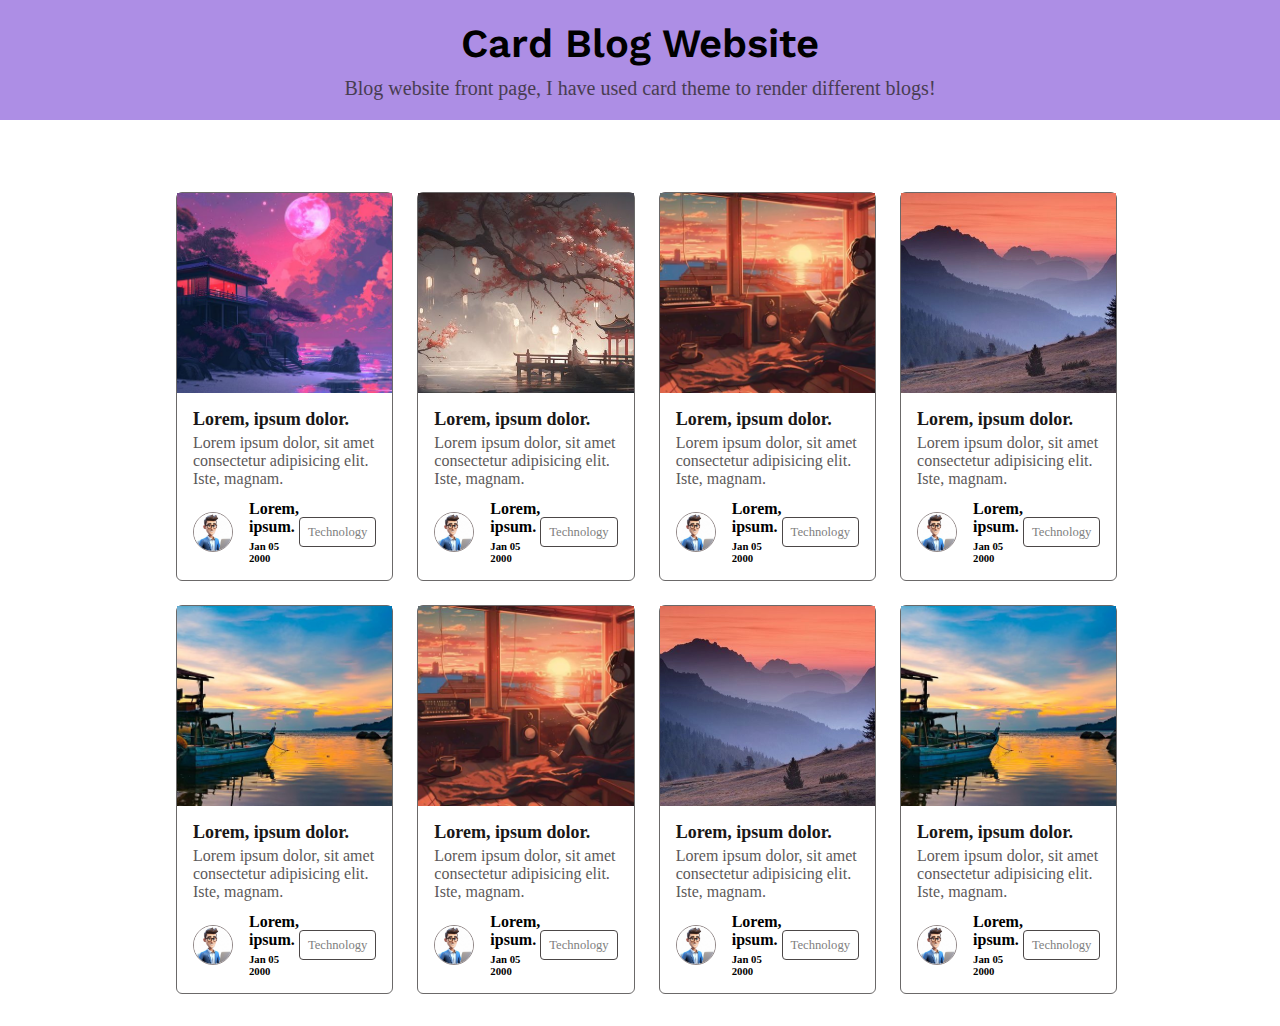
<file: html-css/card-blog/index.html>
<!DOCTYPE html>
<html lang="en">
  <head>
    <meta charset="UTF-8" />
    <meta name="viewport" content="width=device-width, initial-scale=1.0" />
    <title>Card Blog Website</title>
    <link rel="stylesheet" href="style.css" />
  </head>
  <body>
    <header>
      <nav>
        <h1>Card Blog Website</h1>
        <p>
          Blog website front page, I have used card theme to render different
          blogs!
        </p>
      </nav>
    </header>
    <div class="container">
      <main>
        <div class="card">
          <a href="/" class="card-anchor">
            <img
              src="./assets/img-1.jpeg"
              alt="Image"
              class="card-img"
              loading="lazy"
            />
            <!-- loding="lazy" tells browser to load image when needed or in visibilty range -->
          </a>
          <div class="card-title">
            <a href="#">
              <h3>Lorem, ipsum dolor.</h3>
            </a>
            <p>
              Lorem ipsum dolor, sit amet consectetur adipisicing elit. Iste,
              magnam.
            </p>
            <div class="card-footer">
              <div class="auth">
                <img
                  class="auth-img"
                  src="./assets/auth-img.jpeg"
                  alt="author-image"
                  loading="lazy"
                />
                <div class="auth-info">
                  <span><h4>Lorem, ipsum.</h4></span>
                  <span><h6>Jan 05 2000</h6></span>
                </div>
              </div>
              <div class="niche">
                <span>Technology</span>
              </div>
            </div>
          </div>
        </div>

        <div class="card">
          <a href="/" class="card-anchor">
            <img
              src="./assets/img-2.jpeg"
              alt="Image"
              class="card-img"
              loading="lazy"
            />
            <!-- loding="lazy" tells browser to load image when needed or in visibilty range -->
          </a>
          <div class="card-title">
            <a href="#">
              <h3>Lorem, ipsum dolor.</h3>
            </a>
            <p>
              Lorem ipsum dolor, sit amet consectetur adipisicing elit. Iste,
              magnam.
            </p>
            <div class="card-footer">
              <div class="auth">
                <img
                  class="auth-img"
                  src="./assets/auth-img.jpeg"
                  alt="author-image"
                  loading="lazy"
                />
                <div class="auth-info">
                  <span><h4>Lorem, ipsum.</h4></span>
                  <span><h6>Jan 05 2000</h6></span>
                </div>
              </div>
              <div class="niche">
                <span>Technology</span>
              </div>
            </div>
          </div>
        </div>

        <div class="card">
          <a href="/" class="card-anchor">
            <img
              src="./assets/img-3.jpeg"
              alt="Image"
              class="card-img"
              loading="lazy"
            />
            <!-- loding="lazy" tells browser to load image when needed or in visibilty range -->
          </a>
          <div class="card-title">
            <a href="#">
              <h3>Lorem, ipsum dolor.</h3>
            </a>
            <p>
              Lorem ipsum dolor, sit amet consectetur adipisicing elit. Iste,
              magnam.
            </p>
            <div class="card-footer">
              <div class="auth">
                <img
                  class="auth-img"
                  src="./assets/auth-img.jpeg"
                  alt="author-image"
                  loading="lazy"
                />
                <div class="auth-info">
                  <span><h4>Lorem, ipsum.</h4></span>
                  <span><h6>Jan 05 2000</h6></span>
                </div>
              </div>
              <div class="niche">
                <span>Technology</span>
              </div>
            </div>
          </div>
        </div>

        <div class="card">
          <a href="/" class="card-anchor">
            <img
              src="./assets/img-4.jpeg"
              alt="Image"
              class="card-img"
              loading="lazy"
            />
            <!-- loding="lazy" tells browser to load image when needed or in visibilty range -->
          </a>
          <div class="card-title">
            <a href="#">
              <h3>Lorem, ipsum dolor.</h3>
            </a>
            <p>
              Lorem ipsum dolor, sit amet consectetur adipisicing elit. Iste,
              magnam.
            </p>
            <div class="card-footer">
              <div class="auth">
                <img
                  class="auth-img"
                  src="./assets/auth-img.jpeg"
                  alt="author-image"
                  loading="lazy"
                />
                <div class="auth-info">
                  <span><h4>Lorem, ipsum.</h4></span>
                  <span><h6>Jan 05 2000</h6></span>
                </div>
              </div>
              <div class="niche">
                <span>Technology</span>
              </div>
            </div>
          </div>
        </div>

        <div class="card">
          <a href="/" class="card-anchor">
            <img
              src="./assets/img-5.jpeg"
              alt="Image"
              class="card-img"
              loading="lazy"
            />
            <!-- loding="lazy" tells browser to load image when needed or in visibilty range -->
          </a>
          <div class="card-title">
            <a href="#">
              <h3>Lorem, ipsum dolor.</h3>
            </a>
            <p>
              Lorem ipsum dolor, sit amet consectetur adipisicing elit. Iste,
              magnam.
            </p>
            <div class="card-footer">
              <div class="auth">
                <img
                  class="auth-img"
                  src="./assets/auth-img.jpeg"
                  alt="author-image"
                  loading="lazy"
                />
                <div class="auth-info">
                  <span><h4>Lorem, ipsum.</h4></span>
                  <span><h6>Jan 05 2000</h6></span>
                </div>
              </div>
              <div class="niche">
                <span>Technology</span>
              </div>
            </div>
          </div>
        </div>

        <div class="card">
          <a href="/" class="card-anchor">
            <img
              src="./assets/img-3.jpeg"
              alt="Image"
              class="card-img"
              loading="lazy"
            />
            <!-- loding="lazy" tells browser to load image when needed or in visibilty range -->
          </a>
          <div class="card-title">
            <a href="#">
              <h3>Lorem, ipsum dolor.</h3>
            </a>
            <p>
              Lorem ipsum dolor, sit amet consectetur adipisicing elit. Iste,
              magnam.
            </p>
            <div class="card-footer">
              <div class="auth">
                <img
                  class="auth-img"
                  src="./assets/auth-img.jpeg"
                  alt="author-image"
                  loading="lazy"
                />
                <div class="auth-info">
                  <span><h4>Lorem, ipsum.</h4></span>
                  <span><h6>Jan 05 2000</h6></span>
                </div>
              </div>
              <div class="niche">
                <span>Technology</span>
              </div>
            </div>
          </div>
        </div>

        <div class="card">
          <a href="/" class="card-anchor">
            <img
              src="./assets/img-4.jpeg"
              alt="Image"
              class="card-img"
              loading="lazy"
            />
            <!-- loding="lazy" tells browser to load image when needed or in visibilty range -->
          </a>
          <div class="card-title">
            <a href="#">
              <h3>Lorem, ipsum dolor.</h3>
            </a>
            <p>
              Lorem ipsum dolor, sit amet consectetur adipisicing elit. Iste,
              magnam.
            </p>
            <div class="card-footer">
              <div class="auth">
                <img
                  class="auth-img"
                  src="./assets/auth-img.jpeg"
                  alt="author-image"
                  loading="lazy"
                />
                <div class="auth-info">
                  <span><h4>Lorem, ipsum.</h4></span>
                  <span><h6>Jan 05 2000</h6></span>
                </div>
              </div>
              <div class="niche">
                <span>Technology</span>
              </div>
            </div>
          </div>
        </div>

        <div class="card">
          <a href="/" class="card-anchor">
            <img
              src="./assets/img-5.jpeg"
              alt="Image"
              class="card-img"
              loading="lazy"
            />
            <!-- loding="lazy" tells browser to load image when needed or in visibilty range -->
          </a>
          <div class="card-title">
            <a href="#">
              <h3>Lorem, ipsum dolor.</h3>
            </a>
            <p>
              Lorem ipsum dolor, sit amet consectetur adipisicing elit. Iste,
              magnam.
            </p>
            <div class="card-footer">
              <div class="auth">
                <img
                  class="auth-img"
                  src="./assets/auth-img.jpeg"
                  alt="author-image"
                  loading="lazy"
                />
                <div class="auth-info">
                  <span><h4>Lorem, ipsum.</h4></span>
                  <span><h6>Jan 05 2000</h6></span>
                </div>
              </div>
              <div class="niche">
                <span>Technology</span>
              </div>
            </div>
          </div>
        </div>
      </main>
    </div>
  </body>
</html>
</file>
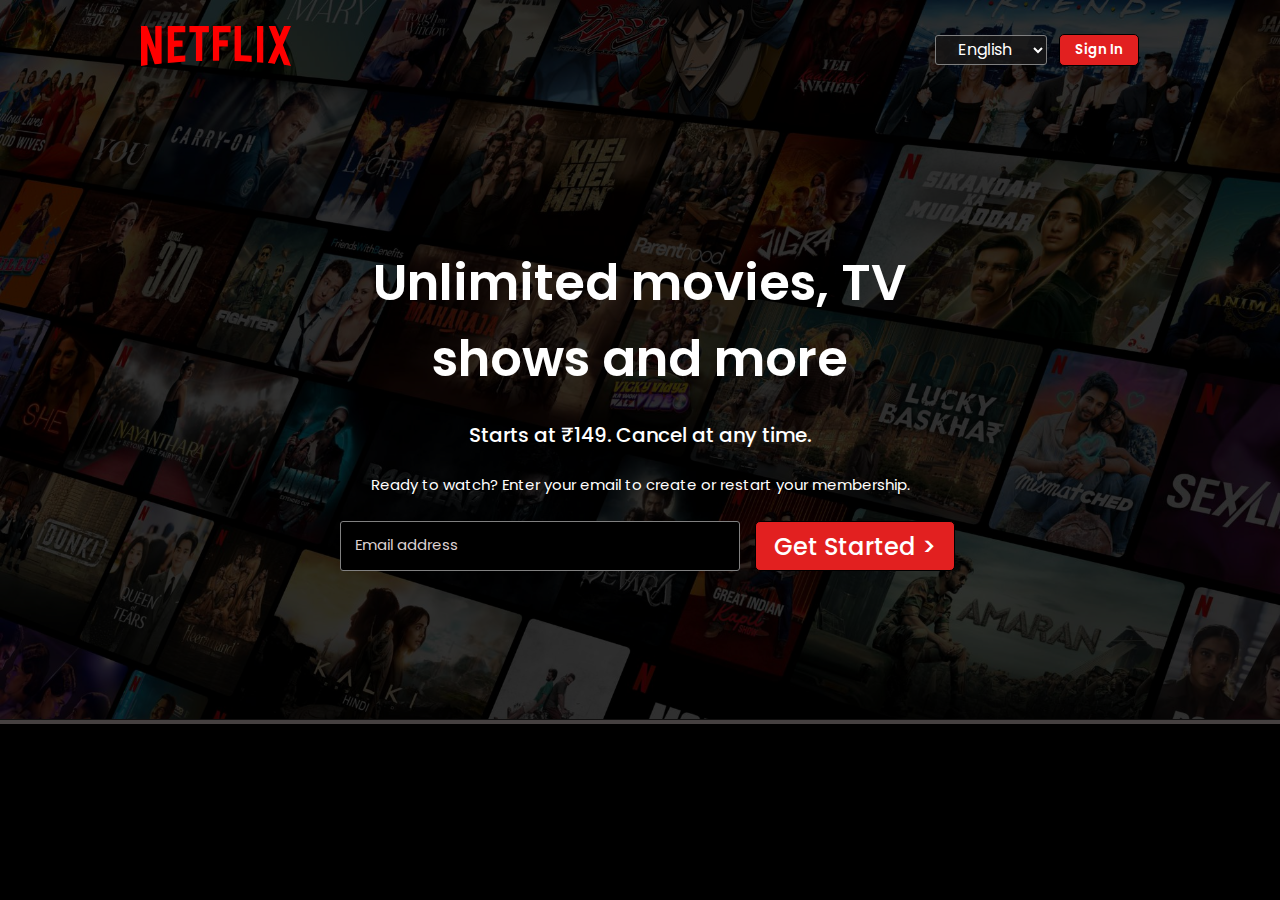
<file: html-css/netflix-signIn-page/index.html>
<!DOCTYPE html>
<html lang="en">
  <head>
    <meta charset="UTF-8" />
    <meta name="viewport" content="width=device-width, initial-scale=1.0" />
    <title>Netflix</title>
    <link rel="stylesheet" href="style.css" />
    <link rel="shortcut icon" href="favicon.ico" type="image/x-icon" />
  </head>
  <body>
    <div class="main">
      <nav>
        <span>
          <img src="./assets/images/logo.svg" alt="" />
        </span>
        <div class="top-rgt">
          <div>
            <select name="cars" id="cars">
              <option value="english">English</option>
              <option value="hindi">Hindi</option>
            </select>
          </div>
          <button>Sign In</button>
        </div>
      </nav>
      <div class="box"></div>
      <div class="text">
        <span> Unlimited movies, TV shows and more </span>
        <span> Starts at ₹149. Cancel at any time. </span>
        <span
          >Ready to watch? Enter your email to create or restart your
          membership.</span
        >
        <div class="sign-in">
          <input type="text" placeholder="Email address" />
          <button class="start-btn">Get Started ></button>
        </div>
      </div>
      <div class="hr"></div>
    </div>
  </body>
</html>
</file>
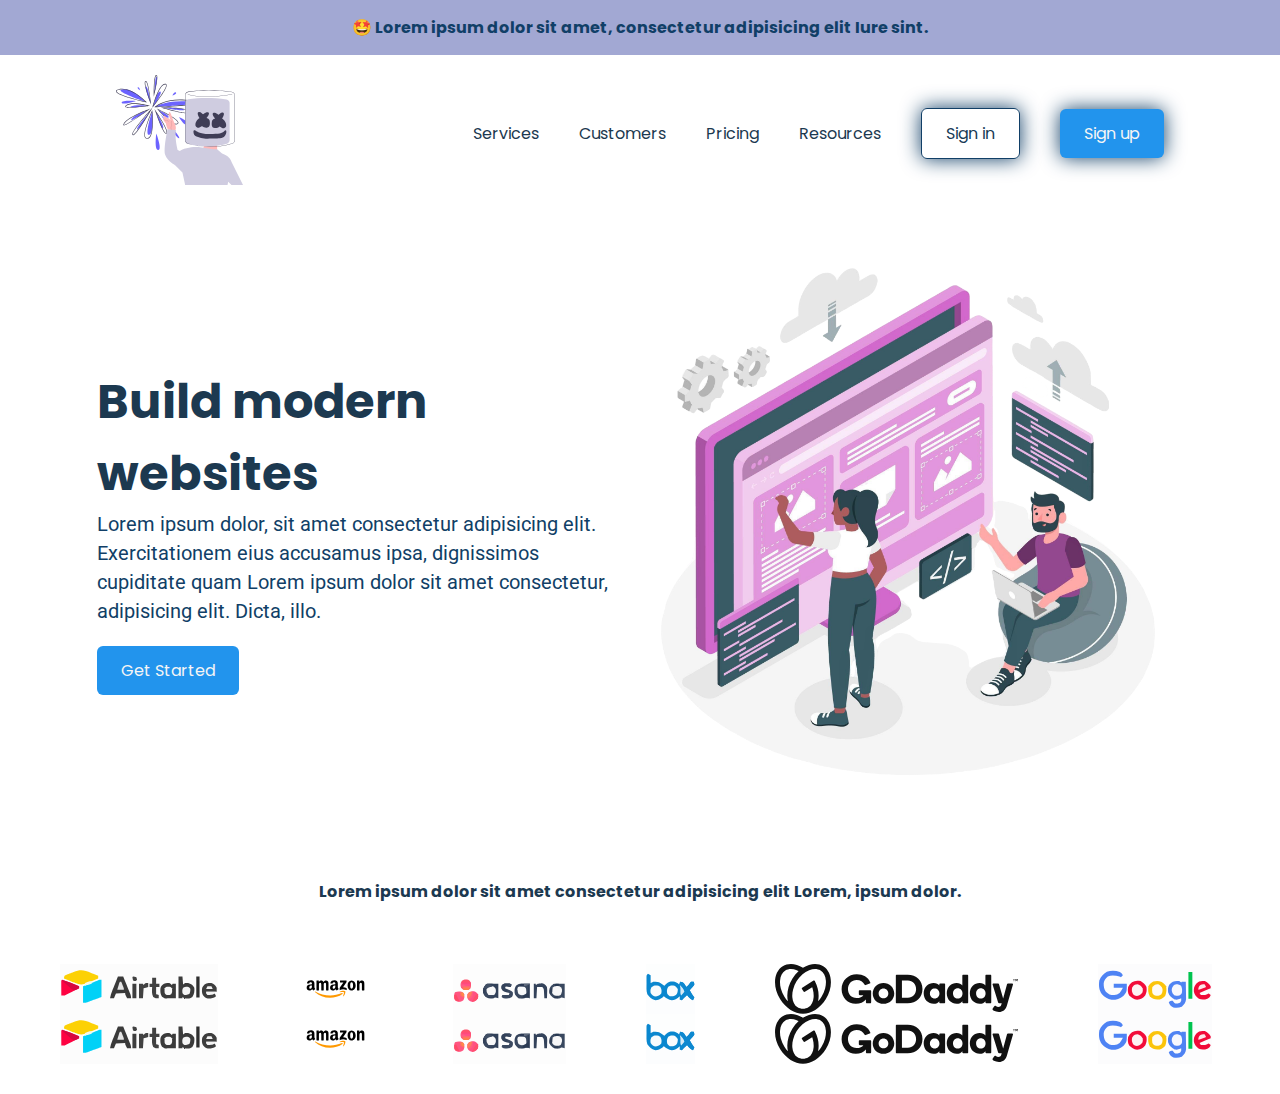
<file: html-css/product-selling/index.html>
<!DOCTYPE html>
<html lang="en">
  <head>
    <meta charset="UTF-8" />
    <meta name="viewport" content="width=device-width, initial-scale=1.0" />
    <title>Service Provider Website</title>
    <link rel="stylesheet" href="style.css" />
  </head>
  <body>
    <div class="top-row">
      <div class="container">
        <div class="sb-txt top-txt">
          🤩 Lorem ipsum dolor sit amet, consectetur adipisicing elit Iure sint.
        </div>
      </div>
    </div>

    <nav>
      <div class="container main-nav flex">
        <a href="/" class="logo">
          <img src="./assets/logo.svg" alt="" />
        </a>
        <div class="nav-li">
          <ul class="flex">
            <li><a href="/" class="hover-li">Services</a></li>
            <li><a href="/" class="hover-li">Customers</a></li>
            <li><a href="/" class="hover-li">Pricing</a></li>
            <li><a href="/" class="hover-li">Resources</a></li>
            <li><a href="/" class="hover-li sec-button">Sign in</a></li>
            <li><a href="/" class="hover-li pri-button">Sign up</a></li>
          </ul>
        </div>
      </div>
    </nav>

    <header>
      <div class="container header-sec flex">
        <div class="left">
          <h1>Build modern websites</h1>
          <p>
            Lorem ipsum dolor, sit amet consectetur adipisicing elit.
            Exercitationem eius accusamus ipsa, dignissimos cupiditate quam
            Lorem ipsum dolor sit amet consectetur, adipisicing elit. Dicta,
            illo.
          </p>
          <a class="button1" href="#">Get Started</a>
        </div>
        <div class="right">
          <img
            src="./assets/website_illustration.png"
            alt="website_illustration"
          />
        </div>
      </div>
    </header>

    <section class="companies">
      <div class="container">
        <div class="sb-txt companies-header">
          Lorem ipsum dolor sit amet consectetur adipisicing elit Lorem, ipsum
          dolor.
        </div>
        <div class="logos">
          <div class="logos-slide flex">
            <img src="./assets/companies/airtable_logo.svg" alt="" />
            <img src="./assets/companies/amazon.svg" alt="" />
            <img src="./assets/companies/asana_logo.svg" alt="" />
            <img src="./assets/companies/box_logo.svg" alt="" />
            <img src="./assets/companies/goDaddy_logo.svg" alt="" />
            <img src="./assets/companies/google_logo.svg" alt="" />
            <img src="./assets/companies/task_logo.svg" alt="" />
          </div>
          <div class="logos-slide flex">
            <img src="./assets/companies/airtable_logo.svg" alt="" />
            <img src="./assets/companies/amazon.svg" alt="" />
            <img src="./assets/companies/asana_logo.svg" alt="" />
            <img src="./assets/companies/box_logo.svg" alt="" />
            <img src="./assets/companies/goDaddy_logo.svg" alt="" />
            <img src="./assets/companies/google_logo.svg" alt="" />
            <img src="./assets/companies/task_logo.svg" alt="" />
          </div>
        </div>
      </div>
    </section>

    <section class="features"></section>

    <section class="big-feat"></section>
    <section class="big-feat"></section>
    <section class="big-feat"></section>

    <section class="example"></section>

    <section class="cta"></section>

    <footer></footer>

    <div class="subfooter"></div>
  </body>
</html>
</file>
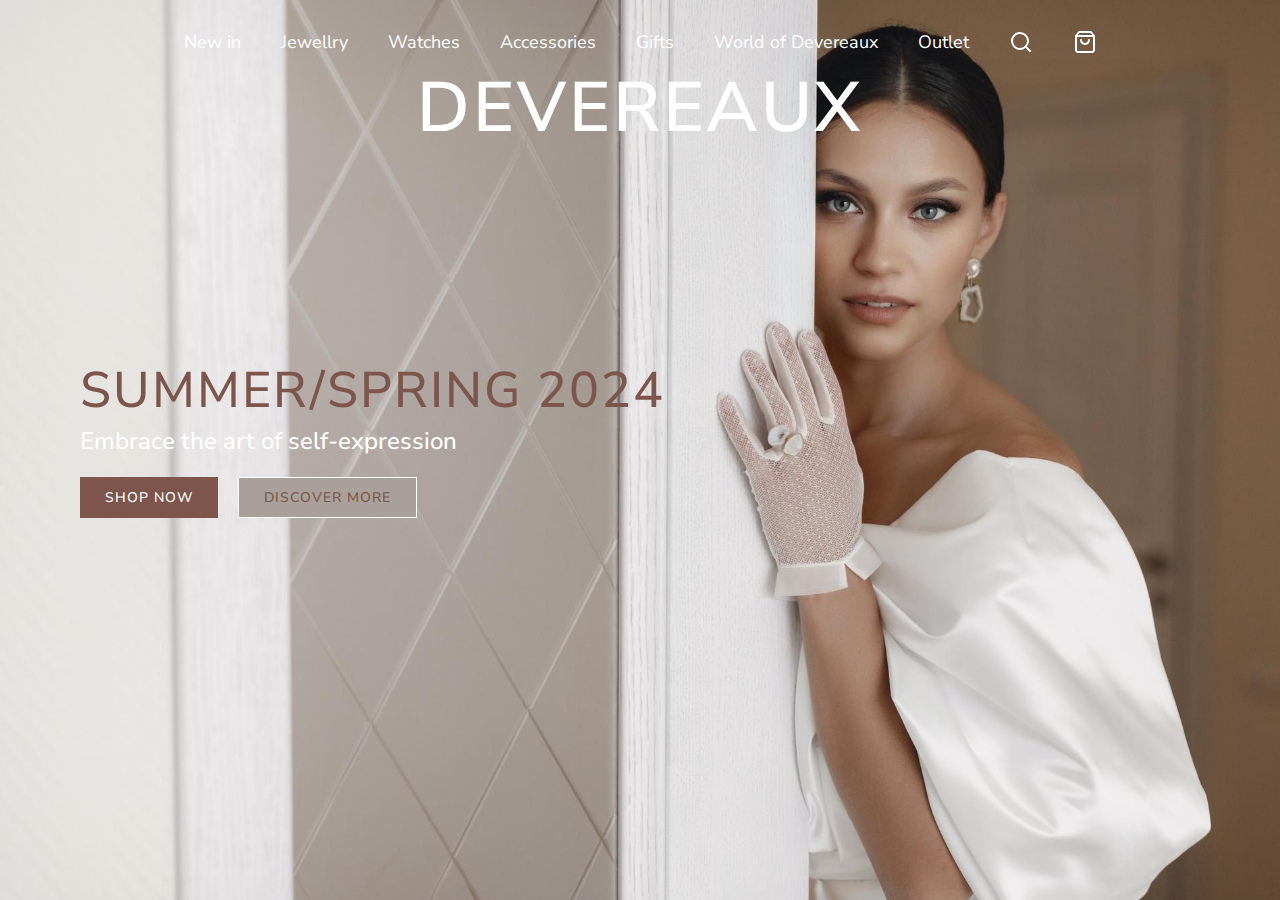
<file: html-css/sans-web/index.html>
<!DOCTYPE html>
<html lang="en">
  <head>
    <meta charset="UTF-8" />
    <meta name="viewport" content="width=device-width, initial-scale=1.0" />
    <title>DEVEREAUX</title>
    <link rel="stylesheet" href="style.css" />
  </head>
  <body>
    <section class="hero">
      <nav id="navbar">
        <ul class="nav-links">
          <li><a href="#">New in</a></li>
          <li><a href="#">Jewellry</a></li>
          <li><a href="#">Watches</a></li>
          <li><a href="#">Accessories</a></li>
          <li><a href="#">Gifts</a></li>
          <li><a href="#">World of Devereaux</a></li>
          <li><a href="#">Outlet</a></li>
          <li>
            <a href="#"
              ><svg
                width="24"
                height="24"
                viewBox="0 0 24 24"
                fill="none"
                xmlns="http://www.w3.org/2000/svg"
              >
                <path
                  d="M11 19C15.4183 19 19 15.4183 19 11C19 6.58172 15.4183 3 11 3C6.58172 3 3 6.58172 3 11C3 15.4183 6.58172 19 11 19Z"
                  stroke="white"
                  stroke-width="2"
                  stroke-linecap="round"
                  stroke-linejoin="round"
                />
                <path
                  d="M21 21L16.65 16.65"
                  stroke="white"
                  stroke-width="2"
                  stroke-linecap="round"
                  stroke-linejoin="round"
                />
              </svg>
            </a>
          </li>
          <li>
            <a href="#">
              <svg
                width="24"
                height="24"
                viewBox="0 0 24 24"
                fill="none"
                xmlns="http://www.w3.org/2000/svg"
              >
                <path
                  d="M6 2L3 6V20C3 20.5304 3.21071 21.0391 3.58579 21.4142C3.96086 21.7893 4.46957 22 5 22H19C19.5304 22 20.0391 21.7893 20.4142 21.4142C20.7893 21.0391 21 20.5304 21 20V6L18 2H6Z"
                  stroke="white"
                  stroke-width="2"
                  stroke-linecap="round"
                  stroke-linejoin="round"
                />
                <path
                  d="M3 6H21"
                  stroke="white"
                  stroke-width="2"
                  stroke-linecap="round"
                  stroke-linejoin="round"
                />
                <path
                  d="M16 10C16 11.0609 15.5786 12.0783 14.8284 12.8284C14.0783 13.5786 13.0609 14 12 14C10.9391 14 9.92172 13.5786 9.17157 12.8284C8.42143 12.0783 8 11.0609 8 10"
                  stroke="white"
                  stroke-width="2"
                  stroke-linecap="round"
                  stroke-linejoin="round"
                />
              </svg>
            </a>
          </li>
        </ul>
      </nav>
      <div class="logo">DEVEREAUX</div>

      <div class="hero-content">
        <h3 class="season">SUMMER/SPRING 2024</h3>
        <h1 class="tagline">Embrace the art of self-expression</h1>
        <div class="hero-buttons">
          <button class="btn primary">SHOP NOW</button>
          <button class="btn secondary">DISCOVER MORE</button>
        </div>
      </div>
    </section>
  </body>
</html>
</file>
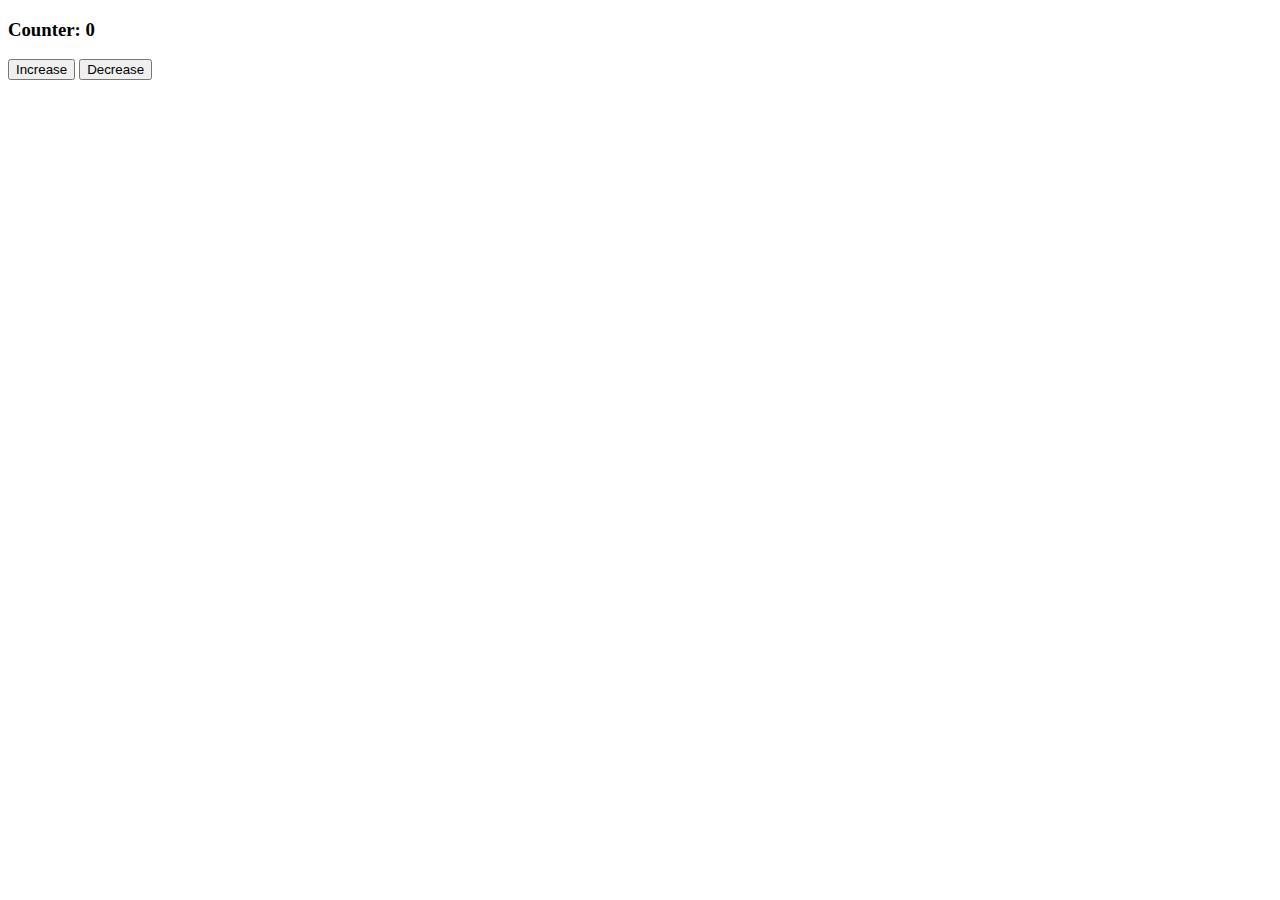
<file: javascript/counter/index.html>
<!DOCTYPE html>
<html lang="en">
  <head>
    <meta charset="UTF-8" />
    <meta name="viewport" content="width=device-width, initial-scale=1.0" />
    <title>Counter</title>
  </head>
  <body>
    <h3 id="counter-txt">Counter</h3>
    <button id="inc-count">Increase</button>
    <button id="dec-count">Decrease</button>
    <script src="script.js"></script>
  </body>
</html>
</file>
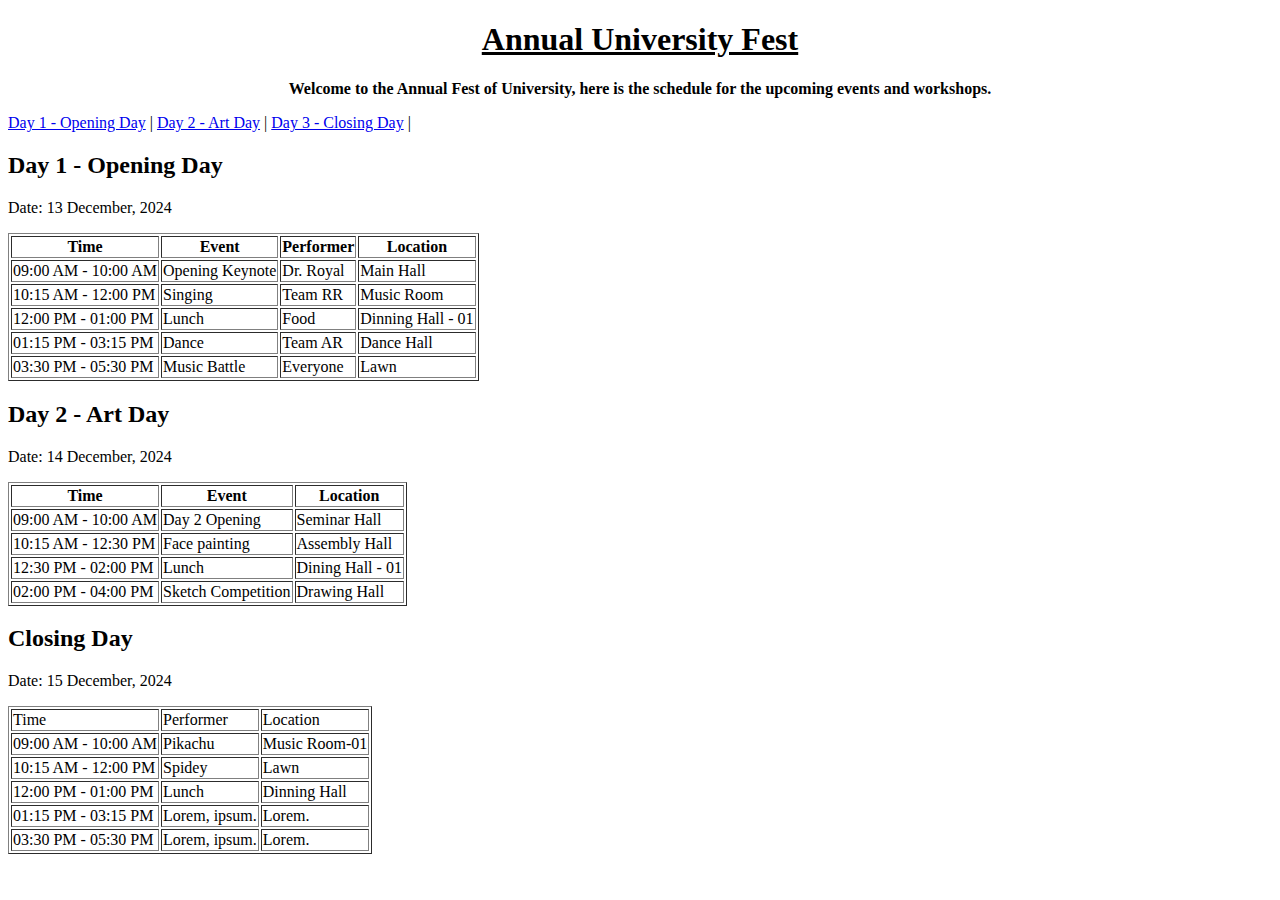
<file: only-html/Annual University Fest/index.html>
<!DOCTYPE html>
<html lang="en">
  <head>
    <meta charset="UTF-8" />
    <meta name="viewport" content="width=device-width, initial-scale=1.0" />
    <title>Annual University Fest!</title>
  </head>
  <body>
    <header>
      <center>
        <h1><u>Annual University Fest</u></h1>
        <p>
          <b
            >Welcome to the Annual Fest of University, here is the schedule for
            the upcoming events and workshops.</b
          >
        </p>
      </center>
    </header>

    <nav>
      <a href="#day1">Day 1 - Opening Day</a> |
      <a href="#day2">Day 2 - Art Day</a> |
      <a href="#day3">Day 3 - Closing Day</a> |
    </nav>

    <section id="day1">
      <h2>Day 1 - Opening Day</h2>
      <p>Date: 13 December, 2024</p>

      <table border="1">
        <thead>
          <tr>
            <th>Time</th>
            <th>Event</th>
            <th>Performer</th>
            <th>Location</th>
          </tr>
        </thead>
        <tbody>
          <tr>
            <td>09:00 AM - 10:00 AM</td>
            <td>Opening Keynote</td>
            <td>Dr. Royal</td>
            <td>Main Hall</td>
          </tr>
          <tr>
            <td>10:15 AM - 12:00 PM</td>
            <td>Singing</td>
            <td>Team RR</td>
            <td>Music Room</td>
          </tr>
          <tr>
            <td>12:00 PM - 01:00 PM</td>
            <td>Lunch</td>
            <td>Food</td>
            <td>Dinning Hall - 01</td>
          </tr>
          <tr>
            <td>01:15 PM - 03:15 PM</td>
            <td>Dance</td>
            <td>Team AR</td>
            <td>Dance Hall</td>
          </tr>
          <tr>
            <td>03:30 PM - 05:30 PM</td>
            <td>Music Battle</td>
            <td>Everyone</td>
            <td>Lawn</td>
          </tr>
        </tbody>
      </table>
    </section>

    <section id="day2">
      <h2>Day 2 - Art Day</h2>
      <p>Date: 14 December, 2024</p>

      <table border="1">
        <thead>
          <th>Time</th>
          <th>Event</th>
          <th>Location</th>
        </thead>
        <tbody>
          <tr>
            <td>09:00 AM - 10:00 AM</td>
            <td>Day 2 Opening</td>
            <td>Seminar Hall</td>
          </tr>
          <tr>
            <td>10:15 AM - 12:30 PM</td>
            <td>Face painting</td>
            <td>Assembly Hall</td>
          </tr>
          <tr>
            <td>12:30 PM - 02:00 PM</td>
            <td>Lunch</td>
            <td>Dining Hall - 01</td>
          </tr>
          <tr>
            <td>02:00 PM - 04:00 PM</td>
            <td>Sketch Competition</td>
            <td>Drawing Hall</td>
          </tr>
        </tbody>
      </table>
    </section>

    <section id="day3">
      <h2>Closing Day</h2>
      <p>Date: 15 December, 2024</p>

      <table border="1">
        <thead>
          <tr>
            <td>Time</td>
            <td>Performer</td>
            <td>Location</td>
          </tr>
        </thead>
        <tbody>
          <tr>
            <td>09:00 AM - 10:00 AM</td>
            <td>Pikachu</td>
            <td>Music Room-01</td>
          </tr>

          <tr>
            <td>10:15 AM - 12:00 PM</td>
            <td>Spidey</td>
            <td>Lawn</td>
          </tr>

          <tr>
            <td>12:00 PM - 01:00 PM</td>
            <td>Lunch</td>
            <td>Dinning Hall</td>
          </tr>

          <tr>
            <td>01:15 PM - 03:15 PM</td>
            <td>Lorem, ipsum.</td>
            <td>Lorem.</td>
          </tr>

          <tr>
            <td>03:30 PM - 05:30 PM</td>
            <td>Lorem, ipsum.</td>
            <td>Lorem.</td>
          </tr>
        </tbody>
      </table>
    </section>
  </body>
</html>
</file>
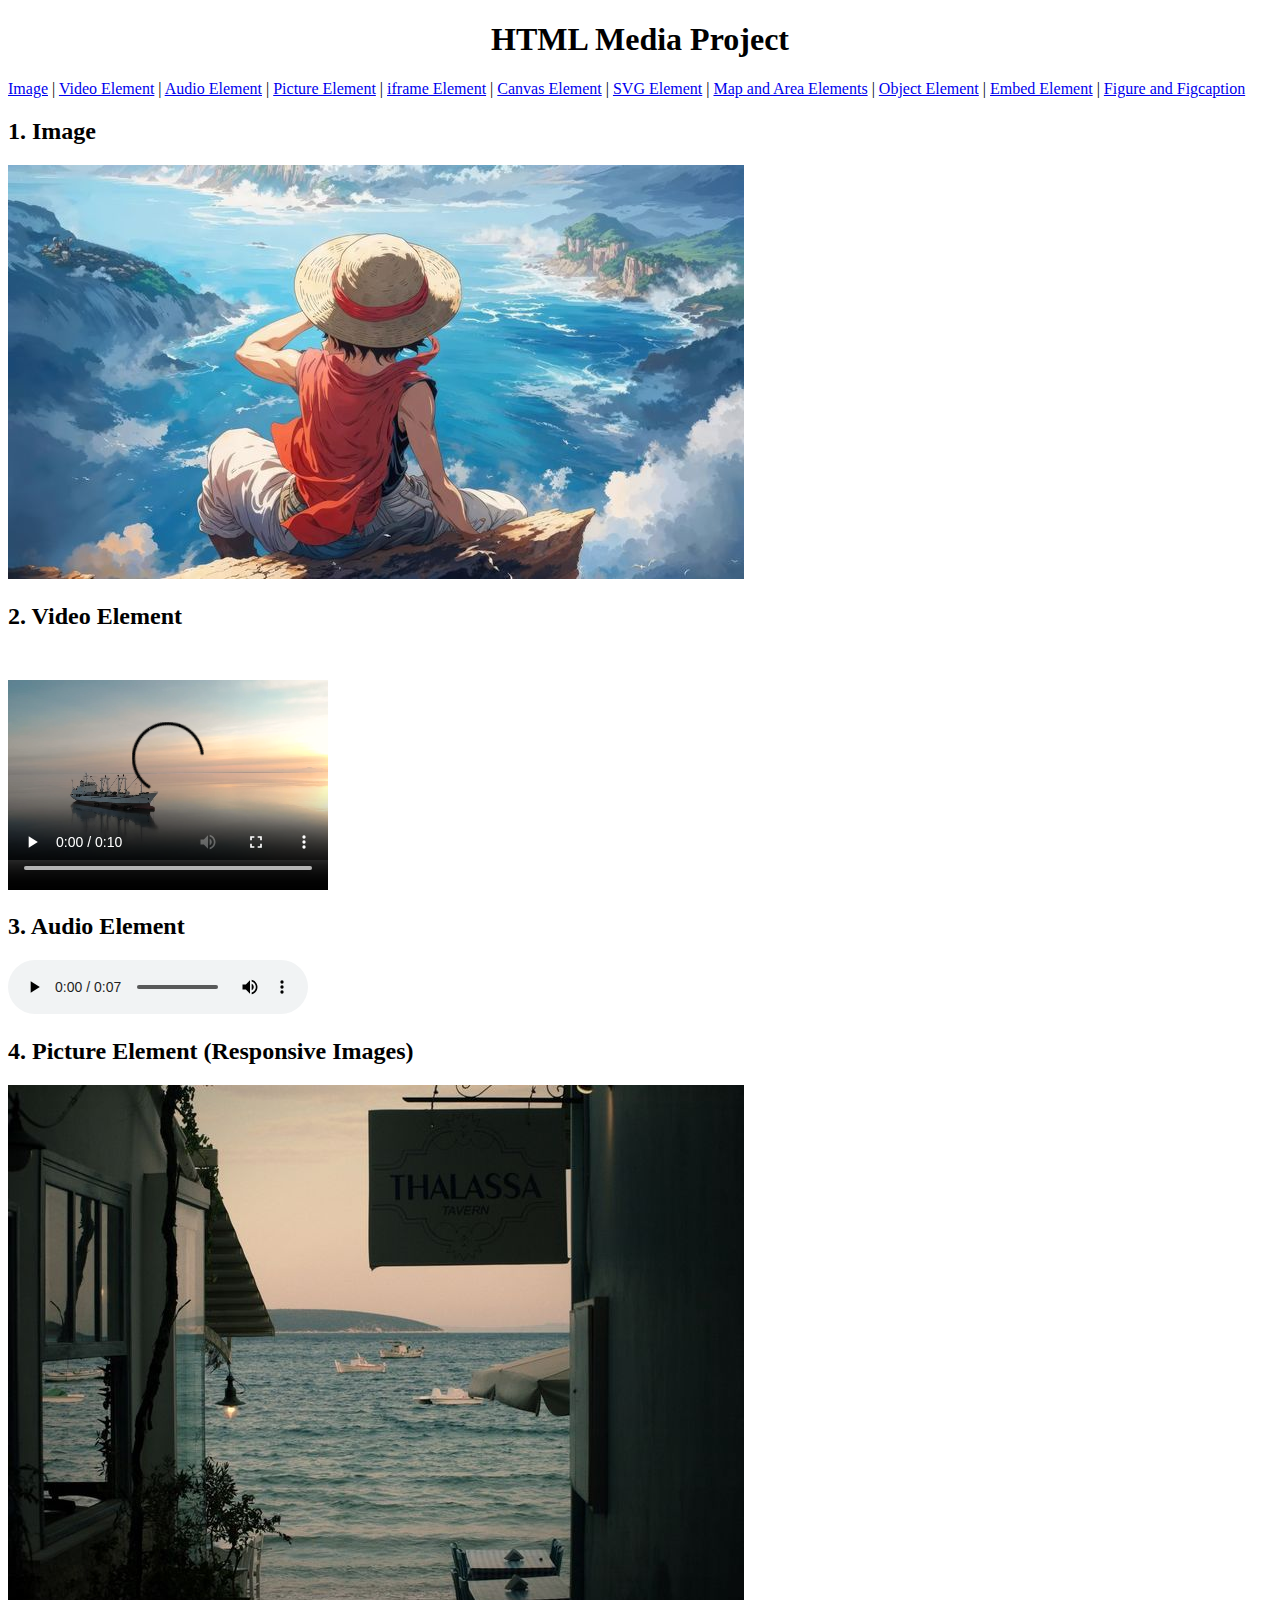
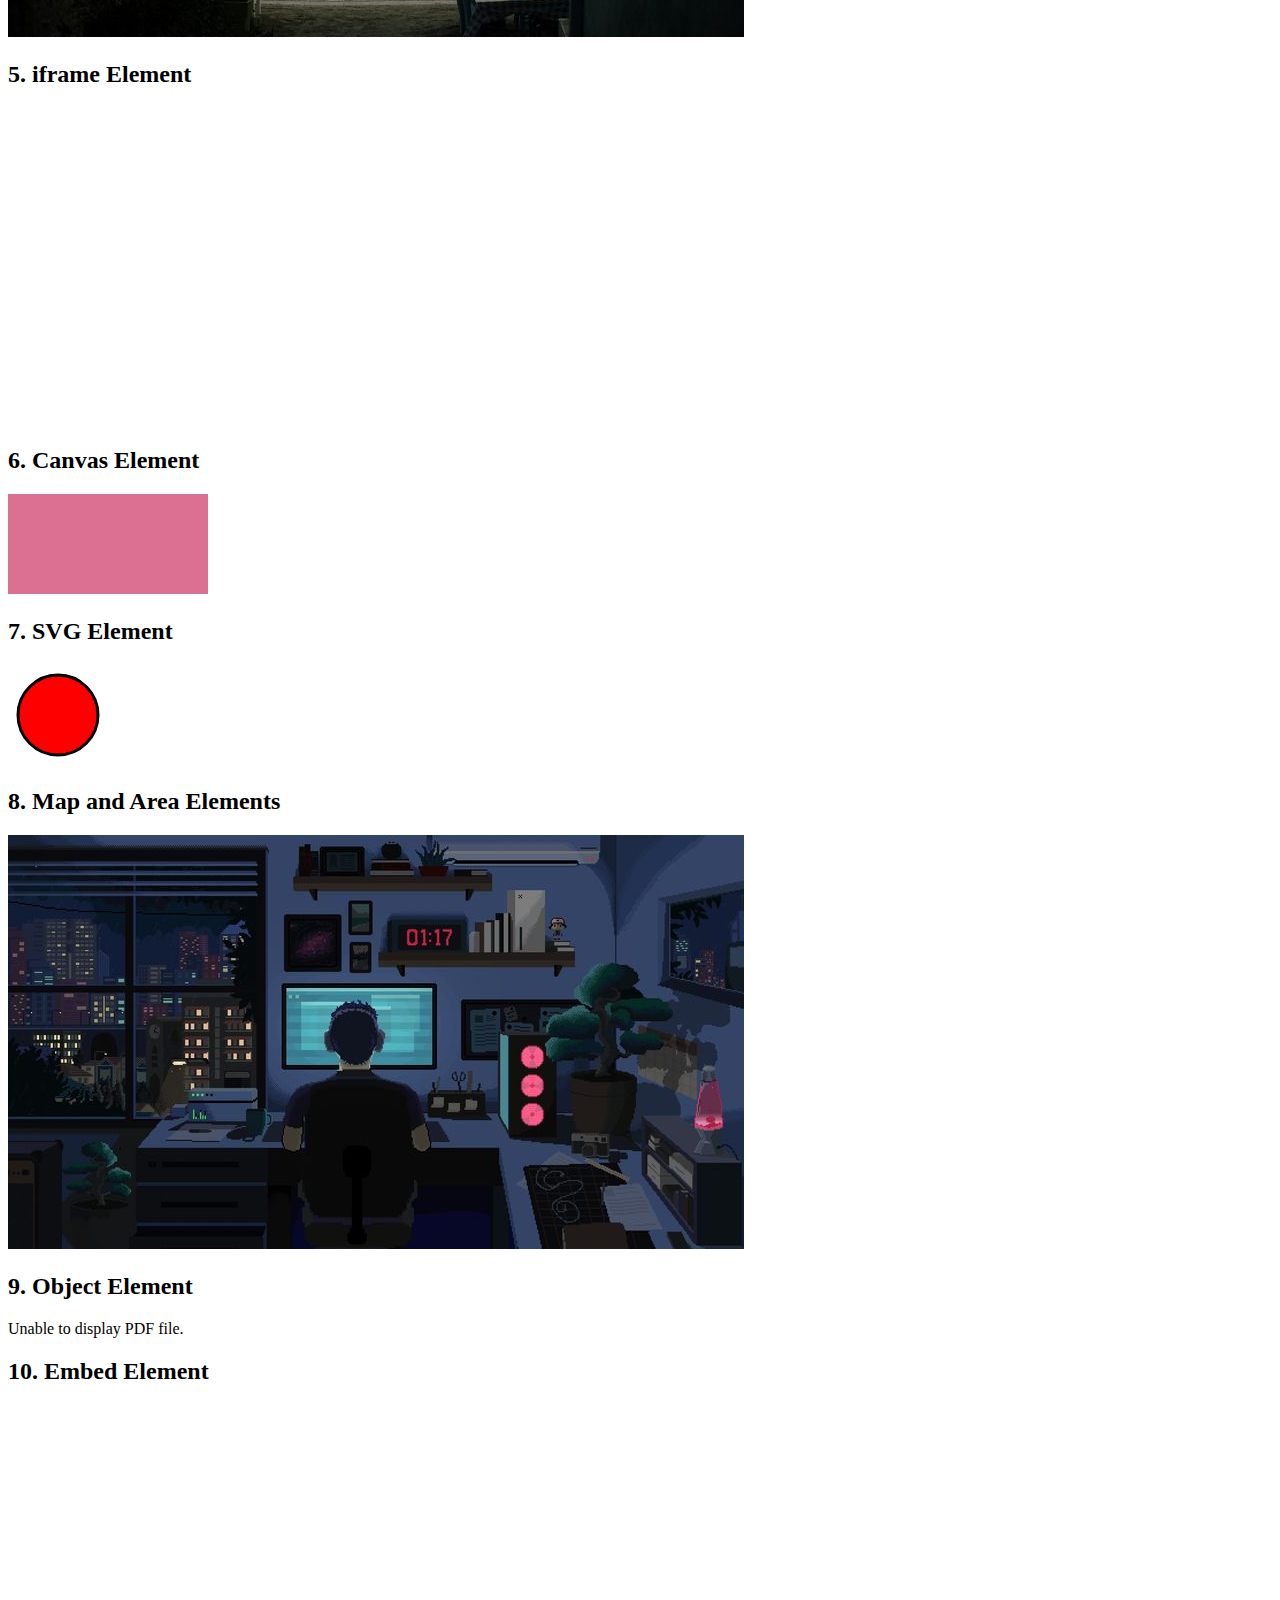
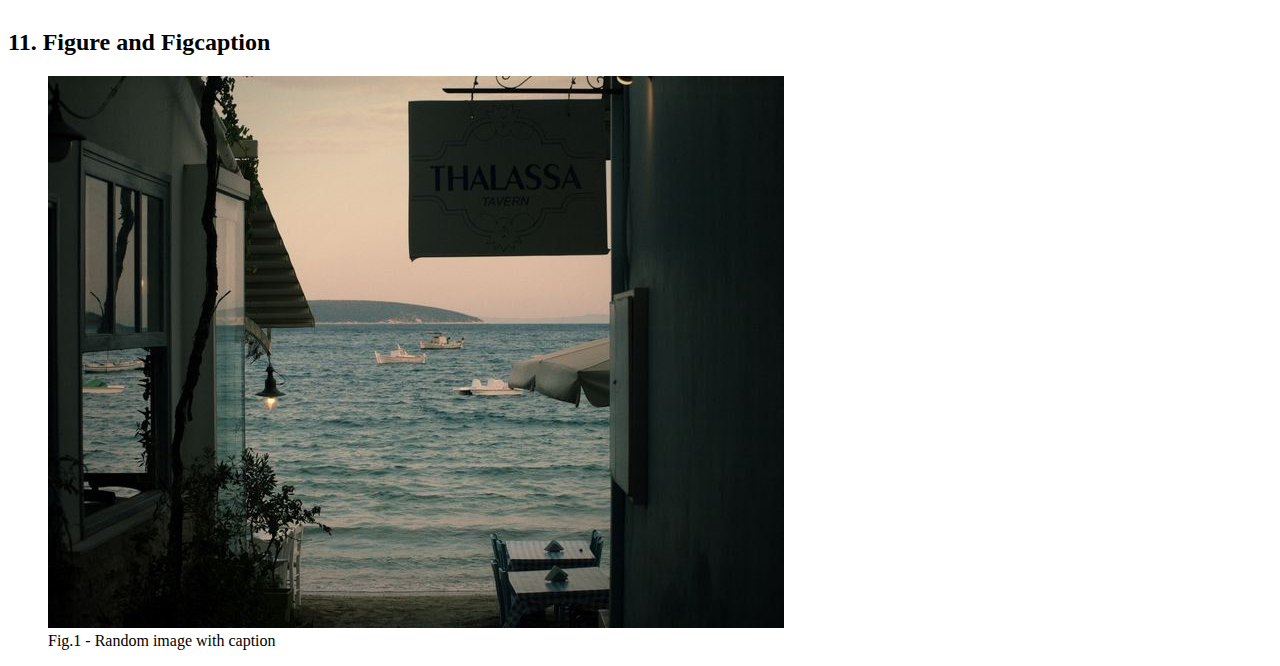
<file: only-html/html_media_elements/index.html>
<!DOCTYPE html>
<html lang="en">
  <head>
    <meta charset="UTF-8" />
    <meta name="viewport" content="width=device-width, initial-scale=1.0" />
    <title>HTML media project</title>
  </head>
  <body>
    <header>
      <center>
        <h1>HTML Media Project</h1>
      </center>
    </header>

    <nav>
      <a href="#image">Image</a> | <a href="#video-element">Video Element</a> |
      <a href="#audio-element">Audio Element</a> |
      <a href="#pic-element">Picture Element</a> |
      <a href="#iframe-element">iframe Element</a> |
      <a href="#canvas-element">Canvas Element</a> |
      <a href="#svg-element">SVG Element</a> |
      <a href="#map-area-element">Map and Area Elements</a> |
      <a href="#object-element">Object Element</a> |
      <a href="#embed-element"> Embed Element</a> |
      <a href="#fig">Figure and Figcaption</a>
    </nav>

    <section id="image">
      <h2>1. Image</h2>
      <img src="./assets/image-01.jpeg" alt="Random sample image" />
    </section>

    <section id="video-element">
      <h2>2. Video Element</h2>
      <video width="320" height="240" controls>
        <source src="./assets/video-01.mp4" type="video/mp4" />
        <track
          src="./assets/v2Subtitles_en.vtt"
          kind="subtitles"
          srclang="en"
          label="English"
          default
        />
        Video tag not supported!
      </video>
    </section>

    <section id="audio-element">
      <h2>3. Audio Element</h2>
      <audio controls>
        <source src="./assets/Audio-01.mp3" type="audio/mpeg" />
        Your browser does not support the audio element.
      </audio>
    </section>

    <section id="pic-element">
      <h2>4. Picture Element (Responsive Images)</h2>
      <picture>
        <source media="(min-width: 650px)" srcset="./assets/image-03.jpeg" />
        <source media="(min-width: 465px)" srcset="./assets/image-01.jpeg" />
        <img
          src="./assets/image-02.jpeg"
          alt="Responsive image"
          style="width: auto"
        />
      </picture>
    </section>

    <section id="iframe-element">
      <h2>5. iframe Element</h2>
      <iframe
        width="560"
        height="315"
        src="https://www.youtube.com/embed/K4DyBUG242c"
        title="YouTube video player"
        frameborder="0"
        allow="accelerometer; autoplay; clipboard-write; encrypted-media; gyroscope; picture-in-picture"
        allowfullscreen
      >
      </iframe>
    </section>

    <section id="canvas-element">
      <h2>6. Canvas Element</h2>
      <canvas
        id="myCanvas"
        width="200"
        height="100"
        style="background-color: palevioletred"
      >
        Your browser does not support the canvas element.
      </canvas>
    </section>

    <section id="svg-element">
      <h2>7. SVG Element</h2>
      <svg width="100" height="100">
        <circle
          cx="50"
          cy="50"
          r="40"
          stroke="black"
          stroke-width="3"
          fill="red"
        />
      </svg>
    </section>

    <section id="map-area-element">
      <h2>8. Map and Area Elements</h2>
      <img
        src="./assets/image-02.jpeg"
        alt="Navigation map"
        usemap="#workmap"
      />
      <map name="workmap">
        <area
          shape="rect"
          coords="34,44,270,350"
          alt="Computer"
          href="#computer"
        />
        <area shape="rect" coords="290,172,333,250" alt="Phone" href="#phone" />
      </map>
    </section>

    <section id="object-element">
      <h2>9. Object Element</h2>
      <object
        data="./assets/dummy_pdf.pdf"
        type="application/pdf"
        width="500"
        height="200"
      >
        <p>Unable to display PDF file.</p>
      </object>
    </section>

    <section id="embed-element">
      <h2>10. Embed Element</h2>
      <embed
        type="text/html"
        src="https://www.wikipedia.org"
        width="500"
        height="200"
      />
    </section>

    <section id="fig">
      <h2>11. Figure and Figcaption</h2>
      <figure>
        <img src="./assets/image-03.jpeg" alt="Random image" />
        <figcaption>Fig.1 - Random image with caption</figcaption>
      </figure>
    </section>
  </body>
</html>
</file>
<file: html-css/card-blog/style.css>
@import url("https://fonts.googleapis.com/css2?family=Work+Sans:ital,wght@0,100..900;1,100..900&display=swap");

* {
  margin: 0;
  padding: 0;
  box-sizing: border-box;
}

.container {
  width: 75vw;
  padding: 32px 16px;
  margin: 0px auto;
}

/* navbar */

header {
  width: 100%;
  margin-bottom: 40px;
  background-color: rgba(155, 116, 223, 0.815);
  display: flex;
  flex-direction: column;
  align-items: center;
  justify-content: center;
  padding: 20px;
}

header p {
  margin: 10px 0 0;
  font-size: 20px;
  opacity: 0.76;
  color: rgb(41, 36, 36);
}

header h1 {
  margin: 0;
  text-align: center;
  font-family: "Work Sans", serif;
  font-weight: 600;
  font-size: 40px;
}

/* main */
main {
  display: grid;
  gap: 1.5rem;
  grid-template-columns: repeat(4, 1fr);
}

/* card */
.card {
  display: flex;
  flex-direction: column;
  border: 1px solid rgb(107, 105, 105);
  border-radius: 6px;
}

.card:hover .card-img {
  transform: scale(1.1);
  transition-duration: 2s;
}

.card-anchor {
  position: relative;
  overflow: hidden;
  height: 200px;
}

.card-img {
  object-fit: cover;
  object-position: center;
  position: absolute;
  height: 100%;
  width: 100%;
}

a {
  text-decoration: none;
}

.card-title {
  display: flex;
  flex-direction: column;
  padding: 16px;
}

.card-title h3 {
  font-size: 18px;
  font-weight: 600;
  line-height: 20px;
  margin-bottom: 5px;
  color: rgb(25, 23, 23);
}

.card-title h3:hover {
  color: rgb(67, 67, 191);
}

.card-title p {
  font-size: 16px;
  opacity: 0.76;
  color: rgb(41, 36, 36);
}

/* footer */

.card-footer {
  display: flex;
  justify-content: space-between;
  align-items: center;
  padding-top: 12px;
}

.auth {
  display: flex;
  align-items: center;
  gap: 16px;
}

.auth-img {
  height: 40px;
  width: 40px;
  border: 1px solid rgb(145, 135, 135);
  border-radius: 50%;
  object-fit: cover;
  object-position: center;
}

.auth-info {
  display: flex;
  flex-direction: column;
  gap: 4px;
}

.auth-info span h4,
.auth-info span h6 {
  margin: 0;
}

.niche {
  font-size: 0.79rem;
  border: 1px solid rgb(76, 71, 71);
  border-radius: 4px;
  line-height: 1.3rem;
  padding: 0.25rem 0.5rem;
  color: grey;
  margin-left: auto;
}
</file>
<file: html-css/netflix-signIn-page/style.css>
@import url("https://fonts.googleapis.com/css2?family=Martel+Sans:wght@200;300;400;600;700;800;900&family=Poppins:ital,wght@0,100;0,200;0,300;0,400;0,500;0,600;0,700;0,800;0,900;1,100;1,200;1,300;1,400;1,500;1,600;1,700;1,800;1,900&display=swap");

* {
  margin: 0;
  padding: 0;
  box-sizing: border-box;
  font-family: "Poppins", serif;
}

body {
  background-color: black;
}

.main {
  background-image: url(./assets/images/bg-main.jpg);
  background-position: center center;
  background-repeat: no-repeat;
  background-size: 100vw;
  height: 80vh;
  position: relative;
}

.main .box {
  height: 80vh;
  width: 100%;
  opacity: 0.75;
  background-color: black;
  position: absolute;
  top: 0;
}

nav {
  max-width: 78vw;
  margin: auto;
  display: flex;
  align-items: center;
  justify-content: space-between;
  height: 99px;
}

nav img {
  width: 150px;
  position: relative;
  z-index: 10;
}

nav button {
  font-weight: 600;
}

button {
  position: relative;
  z-index: 10;
  background-color: rgb(226, 32, 32);
  color: white;
  border: 1px solid black;
  border-radius: 5px;
  padding: 5px 15px;
  text-align: center;
  cursor: pointer;
}

.start-btn {
  height: 50px;
  width: 200px;
  font-size: x-large;
  font-weight: 500;
}

select {
  position: relative;
  z-index: 10;
  padding: 0 18px;
  background-color: rgba(24, 23, 23, 0.866);
  color: white;
  height: 30px;
  margin: 0px 12px;
  border: 1px solid grey;
  border-radius: 3px;
  font-size: medium;
  font-weight: 400;
}

.text {
  font-family: "Poppins", serif;
  height: calc(100% - 100px);
  display: flex;
  align-items: center;
  justify-content: center;
  flex-direction: column;
  color: white;
  position: relative;
  gap: 23px;
  padding: 0 30px;
  width: 50vw;
  margin: auto;
}

.text > :nth-child(1) {
  font-weight: 600;
  font-size: 50px;
  text-align: center;
}

.text > :nth-child(2) {
  font-weight: 500;
  font-size: 20px;
  text-align: center;
}

.text > :nth-child(3) {
  font-weight: 400;
  font-size: 15px;
  text-align: center;
}

.hr {
  height: 5px;
  background-color: rgb(69, 64, 64);
}

.main input {
  height: 50px;
  width: 400px;
  border: 1px solid grey;
  padding: 2px 14px;
  border-radius: 3px;
  margin: 0px 15px;
  background-color: black;
  color: whitesmoke;
}

.sign-in {
  display: flex;
  justify-content: center;
  align-items: center;
  margin: 2px 17px;
}

::placeholder {
  color: rgb(220, 208, 208);
  font-size: 15px;
}

.top-rgt {
  display: flex;
  justify-content: center;
  align-items: center;
}
</file>
<file: html-css/product-selling/style.css>
@import url("https://fonts.googleapis.com/css2?family=Poppins:ital,wght@0,100;0,200;0,300;0,400;0,500;0,600;0,700;0,800;0,900;1,100;1,200;1,300;1,400;1,500;1,600;1,700;1,800;1,900&family=Roboto:ital,wght@0,100;0,300;0,400;0,500;0,700;0,900;1,100;1,300;1,400;1,500;1,700;1,900&display=swap");

:root {
  --primary-text-color: #1c3950;
  --secondary-text-color: #113f67;
  --accent-color: #2294ed;
  --accent-color-dark: #1d69a3;
  --padding-inline-section: 20px;
}

* {
  margin: 0;
  padding: 0;
  box-sizing: border-box;
}

body {
  font-family: "Poppins", "sans-serif";
  color: var(--primary-text-color);
}

h1 {
  font-size: 3rem;
}

h2 {
  font-size: 2rem;
}

h3 {
  font-size: 1.5rem;
}

p {
  font-family: "Roboto", "sans-serif";
  font-size: 1.25rem;
  color: var(--secondary-text-color);
  line-height: 1.8rem;
}

a {
  text-decoration: none;
  display: inline-block;
}

ul {
  list-style: none;
}

.sb-txt {
  font-family: "Poppins", sans-serif;
  font-weight: 700;
  font-style: normal;
  font-size: 1rem;
}

.container {
  /* max-width: 1180px; */
  margin-inline: auto;
  padding-inline: var(--padding-inline-section);
}

.top-row {
  background-color: #a2a8d3;
}

.top-txt {
  color: #113f67;
  padding: 15px 30px;
  text-align: center;
}

.flex {
  display: flex;
  align-items: center;
}

.main-nav {
  margin-top: 20px;
  justify-content: space-around;
}

.logo img {
  height: 110px;
}

.nav-li {
  flex-basis: 730px;
}

.nav-li ul {
  justify-content: end;
  gap: 40px;
}

.hover-li {
  color: var(--primary-text-color);
  transition: 0.2s ease-out;
}

.hover-li:hover {
  color: var(--accent-color);
}

.pri-button {
  background-color: var(--accent-color);
  border-radius: 6px;
  font-weight: 700px;
  color: whitesmoke;
  padding: 12px 24px;
  box-shadow: 0 0 20px var(--secondary-text-color);
  transition: 0.2s ease-out;
}

.pri-button:hover {
  animation: text-blink 1.5s infinite; /* Apply the blinking animation */
}

@keyframes text-blink {
  0%,
  100% {
    color: whitesmoke; /* Text visible */
  }
  50% {
    color: transparent; /* Text invisible */
  }
}

.sec-button {
  border: 0.5px solid var(--secondary-text-color);
  border-radius: 6px;
  font-weight: 700px;
  padding: 12px 24px;
  color: #183b56;
  box-shadow: 0 0 20px var(--secondary-text-color);
  transition: 0.2s ease-out;
}

.sec-button:hover {
  animation: text-blink-black 1s infinite; /* Apply the blinking animation */
}

@keyframes text-blink-black {
  0%,
  100% {
    color: #183b56; /* Text visible */
  }
  50% {
    color: transparent; /* Text invisible */
  }
}

.right img {
  width: 550px;
}

.button1 {
  background-color: var(--accent-color);
  border-radius: 6px;
  font-weight: 700px;
  color: whitesmoke;
  padding: 12px 24px;
  margin-top: 20px;
}

header {
  padding: 50px var(--padding-inline-section);
}

.header-sec {
  justify-content: center;
  gap: 25px;
}

.left {
  max-width: 40vw;
}

.left h1 {
  margin-top: 20px;
}

@keyframes slide {
  from {
    transform: translateX(0);
  }
  to {
    transform: translateX(-100%);
  }
}

.logos {
  white-space: nowrap;
  overflow: hidden;
  padding: 30px 0;
  background-color: white;
}

.logos:hover .logos-slide {
  animation-play-state: paused;
}
œœ
.logos-slide {
  display: inline-block;

  animation: 10s slide infinite linear;
}

.logos-slide img {
  height: 50px;
  margin: 0 40px;
}

.companies-header {
  text-align: center;
  margin-block: 30px;
  color: var(--primary-text-color);
}
</file>
<file: html-css/sans-web/style.css>
@import url("https://fonts.googleapis.com/css2?family=Nunito+Sans:wght@400;600;700&display=swap");

* {
  margin: 0;
  padding: 0;
  box-sizing: border-box;
}

body,
html {
  height: 100%;
  font-family: "Nunito Sans", sans-serif;
}

.hero {
  height: 100vh;
  background-image: url("./images/bg-image.jpeg");
  background-size: cover;
  background-position: center;
}

#navbar {
  display: flex;
  justify-content: space-around;
  align-items: center;
  padding-top: 30px;
  color: white;
}

.nav-links {
  list-style: none;
  display: flex;
  gap: 40px;
  font-size: large;
}

.nav-links a {
  color: white;
  text-decoration: none;
  font-weight: 400;
  font-size: 18px;
  transition: color 0.3s ease;
}
.nav-links a:hover {
  color: #877b7b;
}

.logo {
  text-align: center;
  color: white;
  font-size: 70px;
  font-weight: 600;
  letter-spacing: 3px;
}

.hero-content {
  text-align: left;
  margin-top: 200px;
  margin-left: 80px;
}

.season {
  color: #7d554c; /* Brown tone — adjust as needed */
  font-size: 50px;
  font-weight: 500;
  letter-spacing: 2px;
}

.tagline {
  color: #ffffff;
  font-size: 24px;
  font-weight: 500;
}

.hero-buttons {
  display: flex;
  gap: 20px;
  margin-top: 20px;
}

.btn {
  padding: 10px 25px;
  border: none;
  cursor: pointer;
  font-size: 14px;
  letter-spacing: 1px;
  font-weight: 600;
  transition: all 0.3s ease;
}

.btn.primary {
  background-color: #7d554c;
  font-family: Nunito Sans;
  font-weight: 500;
  font-size: 14px;
  color: #ffffff;
}

.btn.secondary {
  background-color: #a9a09b;
  color: #7d554c;
  font-family: Nunito Sans;
  font-weight: 500;
  font-size: 14px;
  border: 1px solid white;
}

.btn:hover {
  opacity: 0.85;
}
</file>
